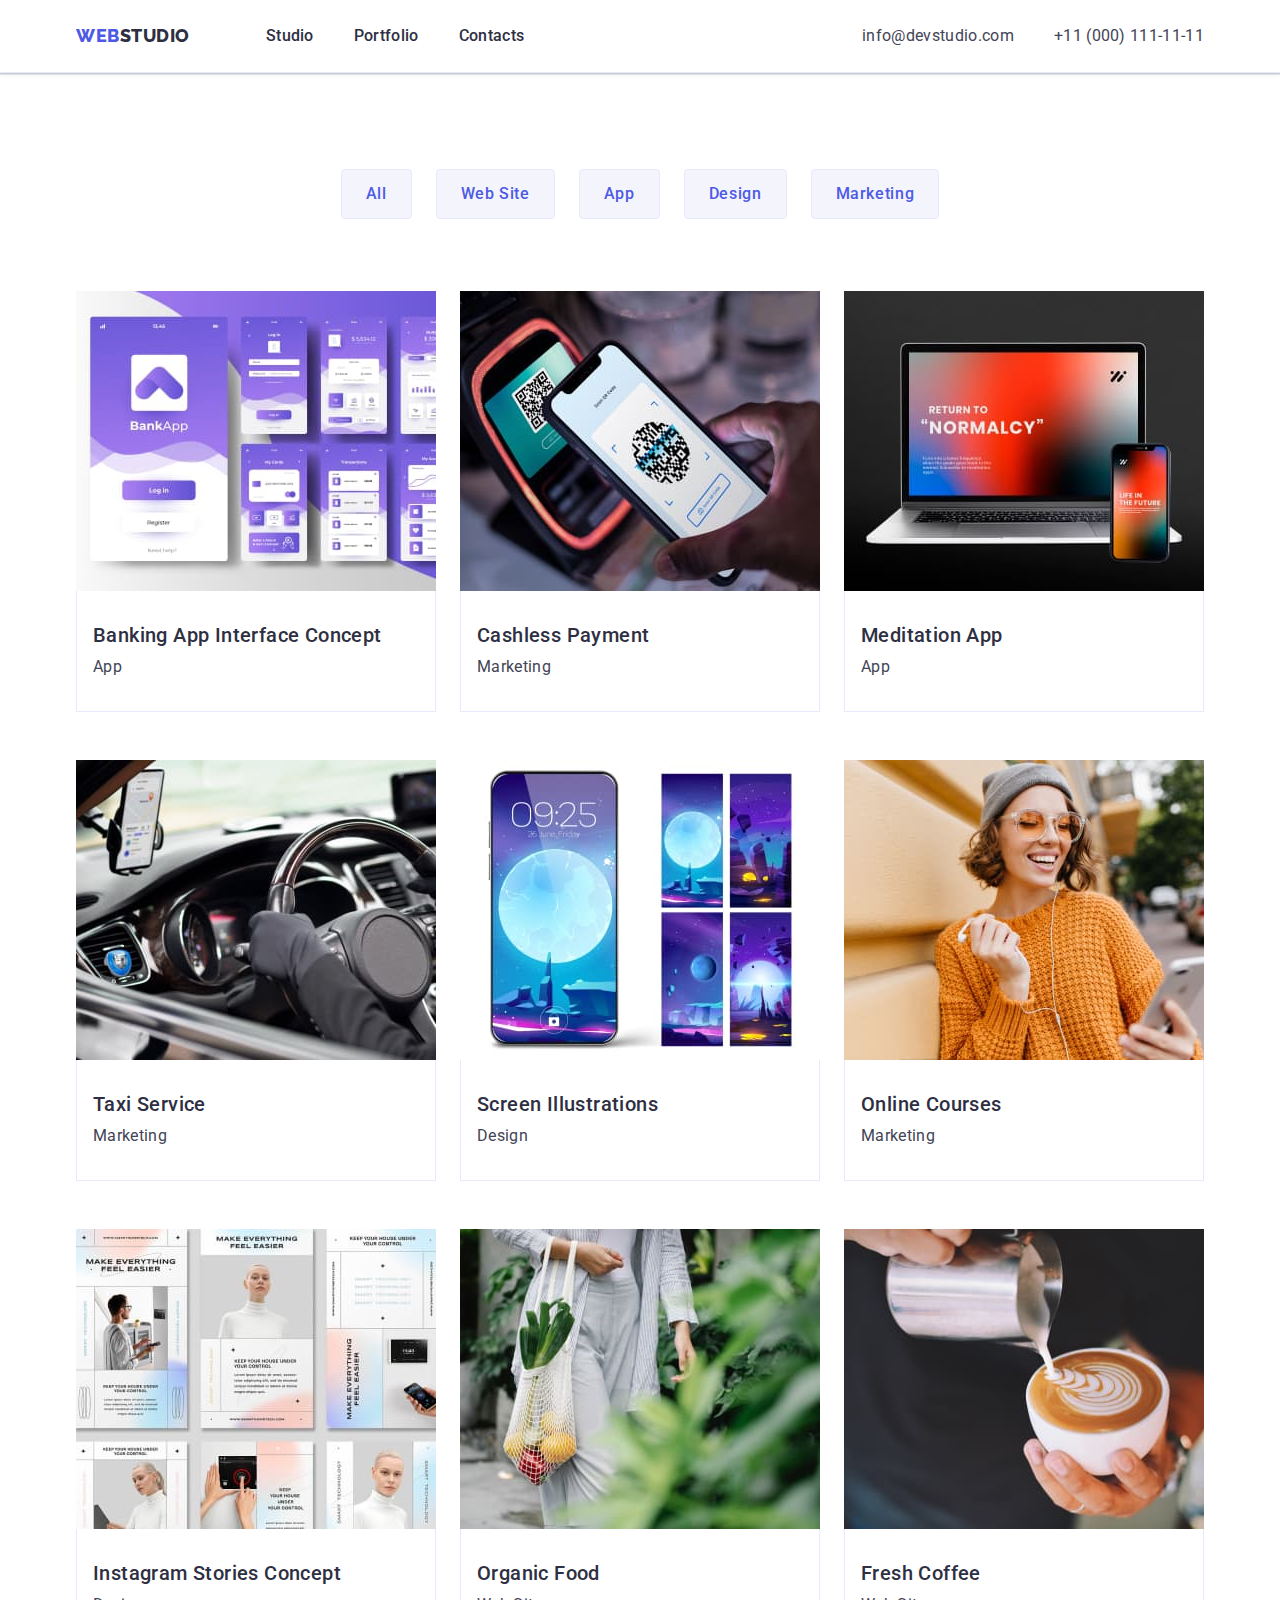
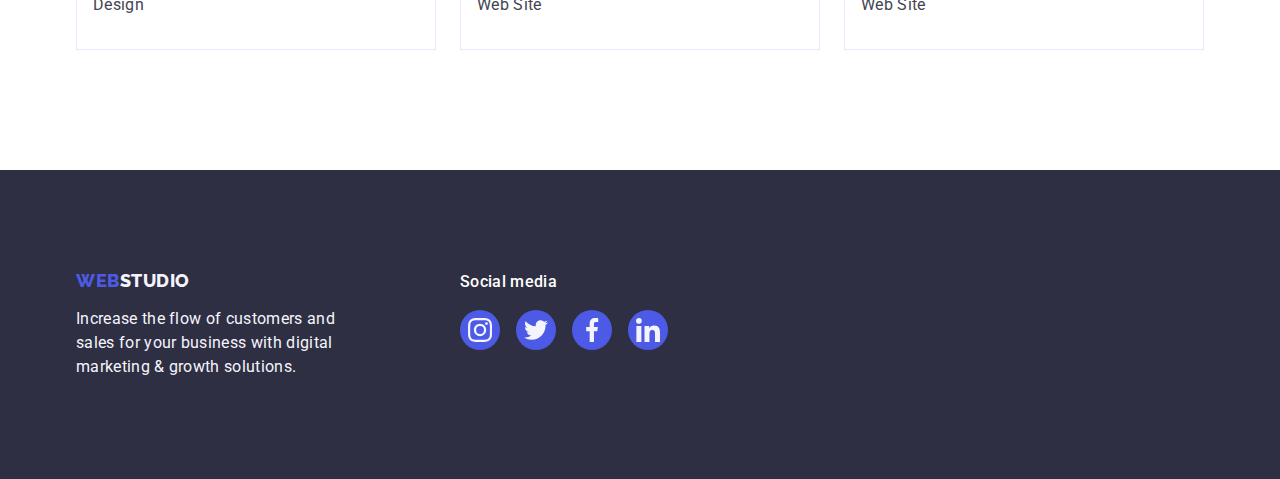
<file: portfolio.html>
<!DOCTYPE html>
<html lang="en">
  <head>
    <meta charset="UTF-8" />
    <meta name="viewport" content="width=device-width, initial-scale=1.0" />
    <link rel="preconnect" href="https://fonts.googleapis.com" />
    <link rel="preconnect" href="https://fonts.gstatic.com" crossorigin />
    <link
      href="https://fonts.googleapis.com/css2?family=Raleway:wght@800&family=Roboto:wght@400;500;700;900&display=swap"
      rel="stylesheet"
    />
    <link
      rel="stylesheet"
      href="https://cdnjs.cloudflare.com/ajax/libs/modern-normalize/1.0.0/modern-normalize.min.css"
    />
    <title>Portfolio</title>
    <link rel="stylesheet" href="./css/styles.css" />
  </head>
  <body>
    <header class="header-floor">
      <div class="container flex-header">
        <nav class="menu-wrapper">
          <a href="./index.html" class="logo link"
            >Web<span class="header-logo">Studio</span></a
          >
          <ul class="flex-menu">
            <li>
              <a href="./index.html" class="menu-item link">Studio</a>
            </li>
            <li>
              <a href="./portfolio.html" class="menu-item link">Portfolio</a>
            </li>
            <li>
              <a href="" class="menu-item link">Contacts</a>
            </li>
          </ul>
        </nav>
        <address class="address-position">
          <ul class="flex-address">
            <li>
              <a href="mailto:info@devstudio.com" class="address-item link"
                >info@devstudio.com</a
              >
            </li>
            <li>
              <a href="tel:+110001111111" class="address-item link"
                >+11 (000) 111-11-11</a
              >
            </li>
          </ul>
        </address>
      </div>
    </header>
    <main>
      <section class="section-btns">
        <div class="container position">
          <h1 class="visually-hidden">Portfolio</h1>
          <ul class="btn-items">
            <li>
              <button type="button" class="buttons-style">All</button>
            </li>
            <li>
              <button type="button" class="buttons-style">Web Site</button>
            </li>
            <li>
              <button type="button" class="buttons-style">App</button>
            </li>
            <li>
              <button type="button" class="buttons-style">Design</button>
            </li>
            <li>
              <button type="button" class="buttons-style">Marketing</button>
            </li>
          </ul>
          <ul class="pics-item">
            <li class="pics-list">
              <a href="" class="pics-link">
                <img
                  src="./images/desktop.jpg"
                  alt="picture of aplications in desktop"
                  width="360"
                  height="300"
                />
                <div class="pics-name">
                  <h2 class="header-small-text">
                    Banking App Interface Concept
                  </h2>
                  <p class="small-text">App</p>
                </div>
              </a>
            </li>
            <li class="pics-list">
              <a href="" class="pics-link">
                <img
                  src="./images/paying.jpg"
                  alt="paying by phone"
                  width="360"
                  height="300"
                />
                <div class="pics-name">
                  <h2 class="header-small-text">Cashless Payment</h2>
                  <p class="small-text">Marketing</p>
                </div>
              </a>
            </li>
            <li class="pics-list">
              <a href="" class="pics-link">
                <img
                  src="./images/laptop-and-phone.jpg"
                  alt="photo of laptop and phone"
                  width="360"
                  height="300"
                />
                <div class="pics-name">
                  <h2 class="header-small-text">Meditation App</h2>
                  <p class="small-text">App</p>
                </div>
              </a>
            </li>
            <li class="pics-list">
              <a href="" class="pics-link">
                <img
                  src="./images/driving.jpg"
                  alt="photo of driving person"
                  width="360"
                  height="300"
                />
                <div class="pics-name">
                  <h2 class="header-small-text">Taxi Service</h2>
                  <p class="small-text">Marketing</p>
                </div>
              </a>
            </li>
            <li class="pics-list">
              <a href="" class="pics-link">
                <img
                  src="./images/phone-wallpapers.jpg"
                  alt="phone wallpapers"
                  width="360"
                  height="300"
                />
                <div class="pics-name">
                  <h2 class="header-small-text">Screen Illustrations</h2>
                  <p class="small-text">Design</p>
                </div>
              </a>
            </li>
            <li class="pics-list">
              <a href="" class="pics-link">
                <img
                  src="./images/girl2.jpg"
                  alt="smilling girl"
                  width="360"
                  height="300"
                />
                <div class="pics-name">
                  <h2 class="header-small-text">Online Courses</h2>
                  <p class="small-text">Marketing</p>
                </div>
              </a>
            </li>
            <li class="pics-list">
              <a href="" class="pics-link">
                <img
                  src="./images/instruction.jpg"
                  alt="stories concept"
                  width="360"
                  height="300"
                />
                <div class="pics-name">
                  <h2 class="header-small-text">Instagram Stories Concept</h2>
                  <p class="small-text">Design</p>
                </div>
              </a>
            </li>
            <li class="pics-list">
              <a href="" class="pics-link">
                <img
                  src="./images/shopping.jpg"
                  alt="fruits in bag"
                  width="360"
                  height="300"
                />
                <div class="pics-name">
                  <h2 class="header-small-text">Organic Food</h2>
                  <p class="small-text">Web Site</p>
                </div>
              </a>
            </li>
            <li class="pics-list">
              <a href="" class="pics-link">
                <img
                  src="./images/coffe.jpg"
                  alt="making a coffe"
                  width="360"
                  height="300"
                />
                <div class="pics-name">
                  <h2 class="header-small-text">Fresh Coffee</h2>
                  <p class="small-text">Web Site</p>
                </div>
              </a>
            </li>
          </ul>
        </div>
      </section>
    </main>
    <footer class="footer-background">
      <div class="container footer-position">
        <div class="footer-logo-position">
          <a class="footer-item" href="./index.html"
            >Web<span class="footer-logo">Studio</span></a
          >
          <p class="footer-text">
            Increase the flow of customers and sales for your business with
            digital marketing & growth solutions.
          </p>
        </div>
        <div class="footer-social">
          <p class="social-text">Social media</p>
          <ul class="footer-social-lists">
            <li class="icons-item-footer">
              <a href="https://www.instagram.com/" class="icon-link-footer">
                <svg width="24" height="24" class="footer-svg">
                  <use
                    class="logo-size"
                    href="./images/icons.svg#icon-instagram-2"
                  ></use>
                </svg>
              </a>
            </li>
            <li class="icons-item-footer">
              <a href="https://www.twitter.com/" class="icon-link-footer">
                <svg width="24" height="24" class="footer-svg">
                  <use
                    class="logo-size"
                    href="./images/icons.svg#icon-twitter-1"
                  ></use>
                </svg>
              </a>
            </li>
            <li class="icons-item-footer">
              <a href="https://www.facebook.com/" class="icon-link-footer">
                <svg width="24" height="24" class="footer-svg">
                  <use
                    class="logo-size"
                    href="./images/icons.svg#icon-facebook-1"
                  ></use>
                </svg>
              </a>
            </li>
            <li class="icons-item-footer">
              <a href="https://www.linkedin.com/" class="icon-link-footer">
                <svg width="24" height="24" class="footer-svg">
                  <use
                    class="logo-size"
                    href="./images/icons.svg#icon-linkedin-1"
                  ></use>
                </svg>
              </a>
            </li>
          </ul>
        </div>
      </div>
    </footer>
  </body>
</html>
</file>
<file: css/styles.css>
:root {
  --IRIS: #4d5ae5;
  --OCEAN: #404bbf;
  --NAVY-BLUE: #2e2f42;
  --GREEN: #31d0aa;
  --SLATE: #434455;
  --LIGHT-SLATE: #8e8f99;
  --CORNFLOWER: #e7e9fc;
  --CLOUD: #f4f4fd;
  --NAVY-BLUE-modal: #2e2f4266;
  --GREY: #2e2f42;
  --WHITE: #ffffff;
  --modal-background: #fcfcfc;
  --font-primary: "Roboto", sans-serif;
  --font-secondary: "Raleway", sans-serif;
}

* {
  box-sizing: border-box;
}

* {
  margin: 0;
  padding: 0;
}

body {
  font-family: var(--font-primary);
  color: var(--SLATE);
  background-color: var(--WHITE);
}

img {
  display: block;
}

a {
  text-decoration: none;
}

ul {
  list-style: none;
}

.logo {
  color: var(--IRIS);
  font-family: var(--font-secondary);
  font-size: 18px;
  font-weight: 800;
  line-height: 1.17;
  letter-spacing: 0.54px;
  text-transform: uppercase;
  margin-right: 76px;
}
.header-logo {
  color: var(--NAVY-BLUE);
}

/* --------NAGŁOWEK--------  */

.header-floor {
  border-bottom: 1px solid var(--CORNFLOWER);
  padding: 24px 0;
  box-shadow: 0px 1px 6px 0px rgba(46, 47, 66, 0.08),
    0px 1px 1px 0px rgba(46, 47, 66, 0.16),
    0px 2px 1px 0px rgba(46, 47, 66, 0.08);
}
.menu-item {
  color: var(--NAVY-BLUE);
  font-weight: 500;
  line-height: 1.5;
  letter-spacing: 0.02em;
  padding: 24px 0;
}

.menu-item:focus,
.menu-item:hover {
  color: var(--OCEAN);
}
.container {
  max-width: 1158px;
  margin: 0 auto;
  padding: 0 15px;
}
.flex-header {
  display: flex;
}

.menu-wrapper {
  display: flex;
  align-items: center;
}

.address-style {
  font-style: normal;
}

.flex-menu {
  display: flex;
  justify-content: center;
  gap: 40px;
}

.flex-address {
  display: flex;
  gap: 40px;
}
.address-position {
  margin-left: auto;
}

.address-item {
  color: var(--SLATE);
  font-style: normal;
  font-weight: 400;
  line-height: 1.5;
  letter-spacing: 0.32px;
}

.address-item:focus,
.address-item:hover {
  color: var(--OCEAN);
}

/* -------------SEKCJA PIERWSZA---------------- */
.section-background {
  background-image: linear-gradient(
      to bottom,
      rgba(46, 47, 66, 0.7),
      rgba(46, 47, 66, 0.7)
    ),
    url(/goit-markup-hw-04/images/people-office.jpg);
  background-size: cover;
  max-width: 1440px;
  height: 600px;
  background-position: center;
  background-repeat: no-repeat;
  padding: 188px 0;
  margin: 0 auto;
}

.title-style {
  color: var(--WHITE);
  text-align: center;
  font-size: 56px;
  font-weight: 700;
  line-height: 1.07;
  letter-spacing: 1.12px;
  max-width: 496px;
  margin: auto;
  padding-bottom: 48px;
}
.position {
  flex-direction: column;
}

.btn-color {
  background-color: var(--IRIS);
  color: var(--WHITE);
  /* Button Text */
  font-family: var(--font-primary);
  font-weight: 500;
  line-height: 1.5;
  letter-spacing: 0.64px;
  cursor: pointer;
}
.btn-flex {
  display: block;
  min-width: 169px;
  height: 56px;
  border: none;
  border-radius: 4px;
  margin: 0 auto;
}

.btn-color:hover,
.btn-color:focus {
  background: var(--OCEAN);
}

.btn-text {
  color: var(--WHITE);
  font-weight: 500;
  line-height: 1.5;
  letter-spacing: 0.64px;
}

.header-small-text {
  color: var(--NAVY-BLUE);
  font-size: 20px;
  font-weight: 500;
  line-height: 1.2;
  letter-spacing: 0.02em;
  align-items: baseline;
  margin-bottom: 8px;
}
.small-text {
  color: var(--SLATE);
  font-weight: 400;
  line-height: 1.5;
  letter-spacing: 0.32px;
}

/* ----------------SEKCJA 2-------------------------- */
.section-two {
  padding: 120px 0;
}
.flex-list {
  display: flex;
  gap: 24px;
}
.atuts-box {
  display: flex;
  border-radius: 4px;
  background: var(--CLOUD, #f4f4fd);
  margin-bottom: 8px;
  align-items: center;
  justify-content: center;
  height: 112px;
}

.service-item {
  width: calc((100% - 72px) / 4);
}

/*--------- -------SEKCJA 3------------- */
.section-three {
  padding-bottom: 120px;
}
.section-title {
  color: var(--NAVY-BLUE);
  text-align: center;
  /* text style */
  font-size: 36px;
  font-weight: 700;
  line-height: 1.11;
  letter-spacing: 0.72px;
  text-transform: capitalize;
  margin-bottom: 72px;
}

.thrd-list {
  flex-basis: calc((100% - 3 * 16px) / 3);
}

/* ------------------SEKCJA 4-------------------*/

.background-list {
  background-color: var(--WHITE);
  border-radius: 0px 0px 4px 4px;
  box-shadow: 0px 2px 1px 0px rgba(46, 47, 66, 0.08),
    0px 1px 1px 0px rgba(46, 47, 66, 0.16),
    0px 1px 6px 0px rgba(46, 47, 66, 0.08);
  width: calc((100% - 48px) / 3);
}

.section-four {
  padding: 120px 0;
  background-color: var(--CLOUD);
}

.flex-team {
  padding: 32px 0px;
}

.name-position {
  text-align: center;
}
.team-icons-flex {
  display: flex;
  justify-content: center;
  gap: 24px;
  padding-top: 8px;
}
.team-icon {
  width: 40px;
  height: 40px;
  gap: 24px;
}
.team-icon-link {
  width: 100%;
  height: 100%;
  background-color: var(--IRIS);
  border-radius: 50%;
  display: flex;
  align-items: center;
  justify-content: center;
}

.team-icon-link:hover,
.team-icon-link:focus {
  background-color: var(--OCEAN);
}
.team-svg {
  fill: var(--CLOUD);
}
/*---------------SEKCJA 5----------------------*/
.section-five {
  padding-top: 120px;
  padding-bottom: 120px;
}

.customers-flex {
  display: flex;
  gap: 24px;
}
.cstmr-list {
  width: calc((100% - 120px) / 6);
  height: 88px;
}

.cstmr-logo-style {
  border: 1px solid var(--LIGHT-SLATE);
  color: var(--LIGHT-SLATE);
  border-radius: 4px;
  border: 1px solid currentColor;
  display: flex;
  justify-content: center;
  align-items: center;
  width: 100%;
  height: 100%;
}

.cstmr-logo-style:hover,
.cstmr-logo-style:focus {
  border-color: var(--OCEAN);
  color: var(--OCEAN);
}

.customers-logo {
  fill: currentColor;
}

/*---------- SEKCJA PORTFOLIO BUTTONS------------- */

.section-btns {
  padding-bottom: 120px;
  padding-top: 96px;
}

.btn-items {
  display: flex;
  justify-content: center;
  gap: 24px;
  margin-bottom: 72px;
}
.buttons-style {
  color: var(--IRIS);
  background-color: var(--CLOUD);
  /* Button Text */
  font-weight: 500;
  line-height: 1.5;
  letter-spacing: 0.64px;
  cursor: pointer;
  display: flex;
  padding: 12px 24px;
  border: 1px solid var(--CORNFLOWER);
  border-radius: 4px;
}
.buttons-style:hover,
.buttons-style:focus {
  background: var(--OCEAN);
  color: var(--WHITE);
  border: 1px solid transparent;
  box-shadow: 0px 3px 1px rgba(0, 0, 0, 0.1), 0px 2px 1px rgba(0, 0, 0, 0.08),
    0px 2px 2px rgba(0, 0, 0, 0.12);
}

.pics-item {
  display: flex;
  flex-wrap: wrap;
  column-gap: 24px;
  row-gap: 48px;
}

.pics-list {
  width: calc((100% - 48px) / 3);
}
.pics-link {
  display: block;
}
.pics-link:hover,
.pics-link:focus {
  box-shadow: 0px 1px 6px rgba(46, 47, 66, 0.08),
    0px 1px 1px rgba(46, 47, 66, 0.16), 0px 2px 1px rgba(46, 47, 66, 0.08);
}

.pics-name {
  padding: 32px 16px;
  border: 1px solid var(--CORNFLOWER);
  border-top: none;
}

/* --------------FOOTER------------- */

.footer-logo {
  color: var(--CLOUD);
}

.footer-position {
  display: flex;
  align-items: baseline;
}

.footer-background {
  background: var(--GREY);
  padding: 100px 0;
}
.footer-logo-position {
  margin-right: 120px;
}

.footer-item {
  color: var(--IRIS);
  font-family: var(--font-secondary);
  font-size: 18px;
  font-weight: 800;
  line-height: 1.17;
  letter-spacing: 0.54px;
  text-transform: uppercase;
  text-decoration: none;
  margin-bottom: 16px;
  display: inline-block;
}

.footer-text {
  color: var(--CLOUD);
  font-weight: 400;
  line-height: 1.5;
  letter-spacing: 0.32px;
  max-width: 264px;
}


.footer-social-lists {
  display: flex;
  gap: 16px;
}

.social-text {
  color: var(--WHITE);
  font-weight: 500;
  line-height: 1.5;
  letter-spacing: 0.32px;
  margin-bottom: 16px;
}
.icons-item-footer {
  height: 40px;
  width: 40px;
}
.icon-link-footer {
  width: 100%;
  height: 100%;
  background: var(--IRIS);
  border-radius: 50%;
  display: flex;
  justify-content: center;
  align-items: center;
}
.icon-link-footer:hover,
.icon-link-footer:focus {
  background-color: var(--GREEN);
}

.footer-svg {
  fill: var(--CLOUD);
}

.logo-size {
  width: 104px;
  height: 56px;
}
.visually-hidden {
  position: absolute;
  width: 1px;
  height: 1px;
  margin: -1px;
  border: 0;
  padding: 0;
  white-space: nowrap;
  clip-path: inset(100%);
  clip: rect(0 0 0 0);
  overflow: hidden;
}
</file>
